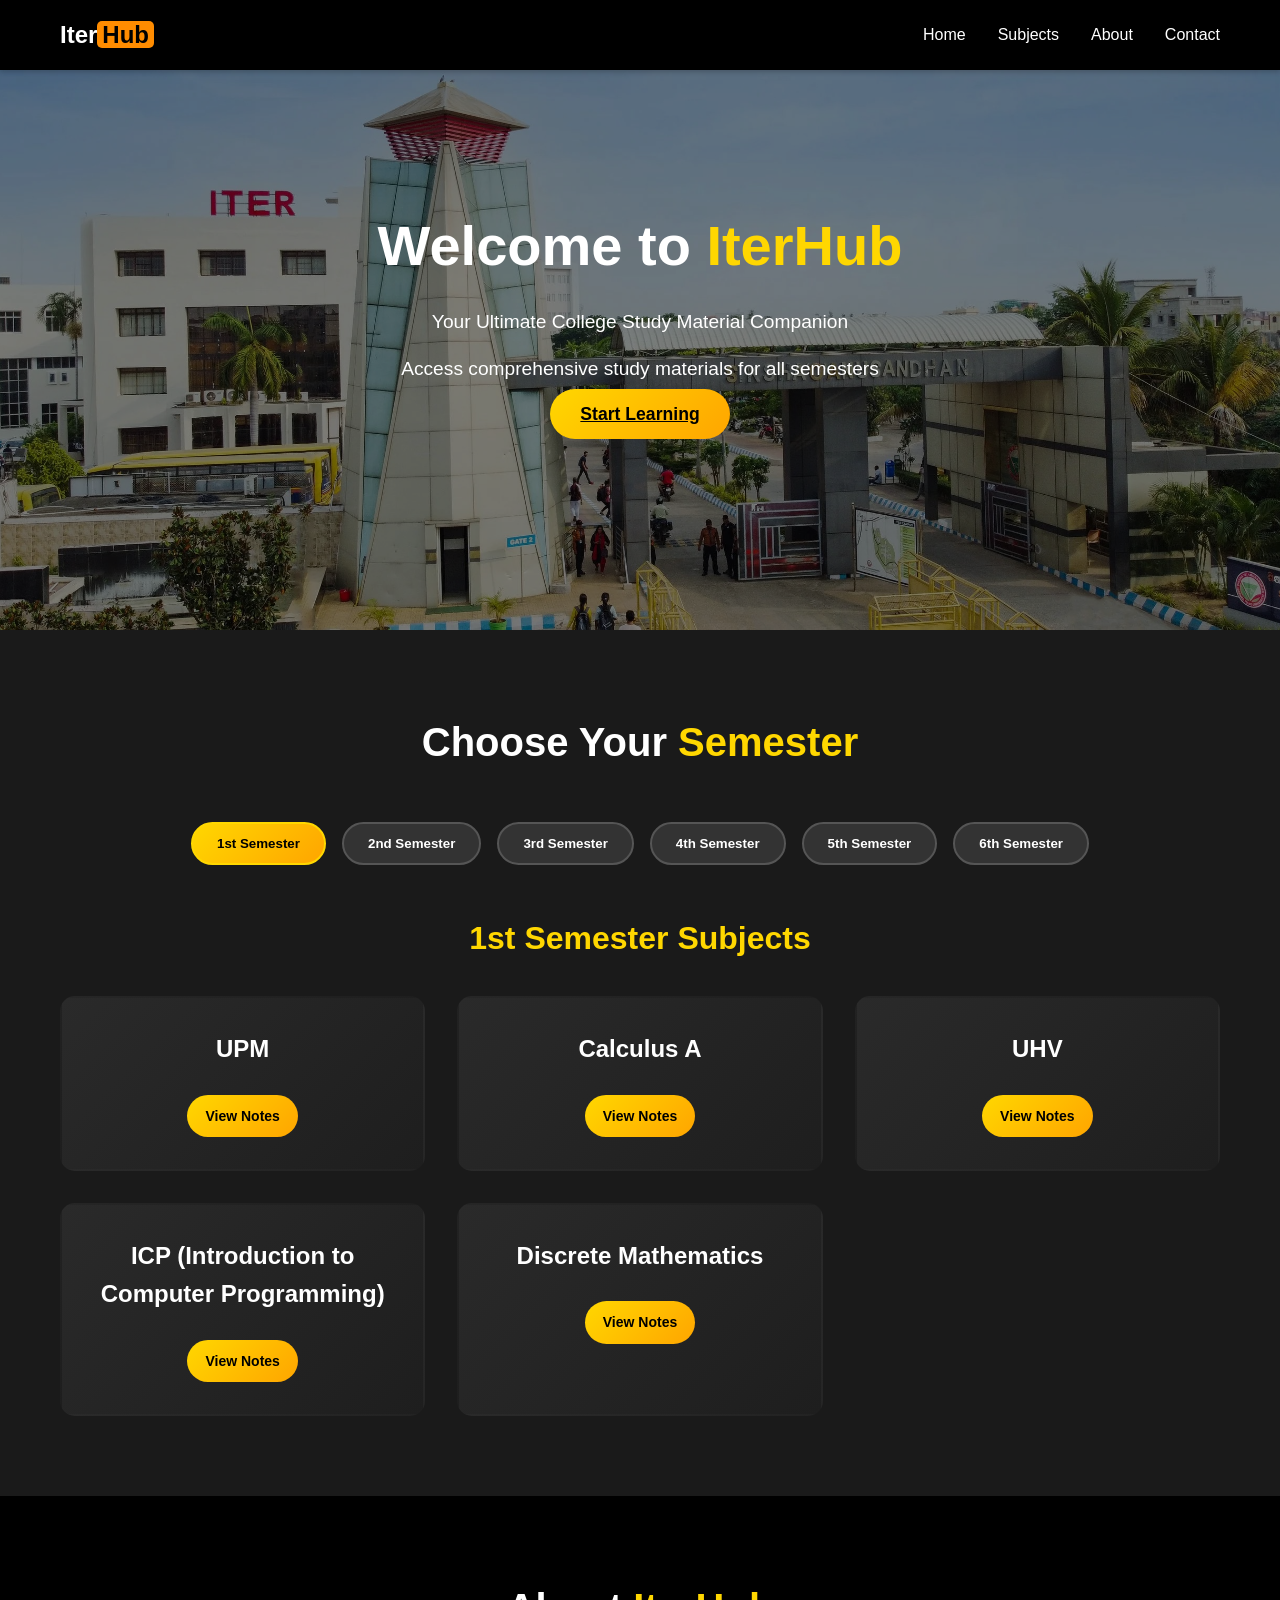
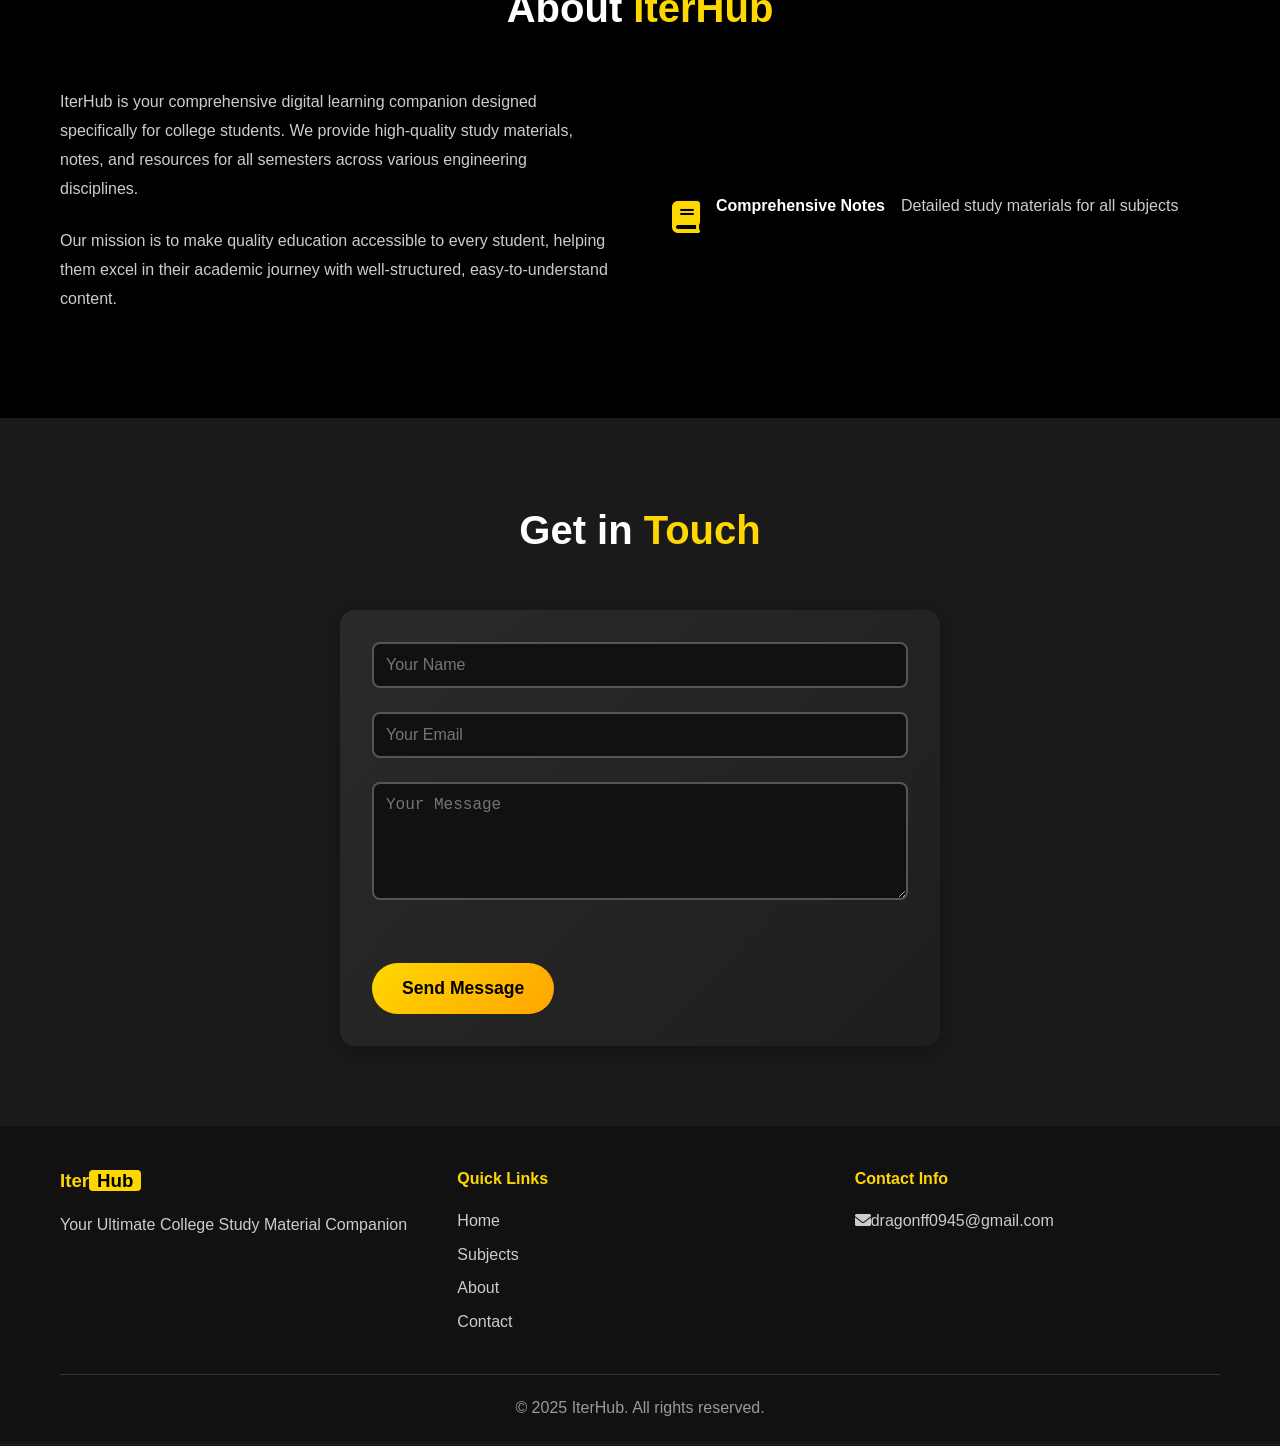
<file: index.html>
<!DOCTYPE html>
<html lang="en">
<head>
    <meta charset="UTF-8">
    <meta name="viewport" content="width=device-width, initial-scale=1.0">
    <title>IterHub - Your Ultimate Study Companion</title>
    <link rel="stylesheet" href="style.css">
    
    <link href="https://cdnjs.cloudflare.com/ajax/libs/font-awesome/6.0.0/css/all.min.css" rel="stylesheet">
    <meta name="google-site-verification" content="JbMOFQ_RKS813yVONQOeU_QAAuSZigDAi4H9GBhsQrg" />
</head>
<body>
    <header class="header">
        <nav class="navbar">
            <div class="nav-container">
                <div class="logo">
                    <h1>Iter<span>Hub</span></h1>
                </div>
                <ul class="nav-menu">
                    <li><a href="#home">Home</a></li>
                    <li><a href="#courses">Subjects</a></li>
                    <li><a href="#about">About</a></li>
                    <li><a href="#contact">Contact</a></li>
                </ul>
                <div class="hamburger">
                    <span></span>
                    <span></span>
                    <span></span>
                </div>
            </div>
        </nav>
    </header>

    <section class="hero" id="home">
        <div class="hero-content">
            <h1>Welcome to <span>IterHub</span></h1>
            <p>Your Ultimate College Study Material Companion</p>
            <p class="hero-subtitle">Access comprehensive study materials for all semesters</p>
            <a href="#courses" class="cta-button">Start Learning</a>

        </div>
    </section>

    <section class="courses-section" id="courses">
        <div class="container">
            <h2 class="section-title">Choose Your <span>Semester</span></h2>
            
            <div class="semester-tabs">
                <button class="tab-button active" data-semester="1">1st Semester</button>
                <button class="tab-button" data-semester="2">2nd Semester</button>
                <button class="tab-button" data-semester="3">3rd Semester</button>
                <button class="tab-button" data-semester="4">4th Semester</button>
                <button class="tab-button" data-semester="5">5th Semester</button>
                <button class="tab-button" data-semester="6">6th Semester</button>
            </div>

            <div class="semester-content">
             <!-- Semester 1 -->
<div class="semester-panel active" id="semester-1">
    <h3>1st Semester Subjects</h3>
    <div class="subjects-grid">
        <div class="subject-card">
            <h4>UPM</h4>
            <a href="#" class="view-btn">View Notes</a>
        </div>
        <div class="subject-card">
            <h4>Calculus A</h4>
            <a href="#" class="view-btn">View Notes</a>
        </div>
        <div class="subject-card">
            <h4>UHV</h4>
            <a href="https://drive.google.com/drive/folders/1w12sn8Q3MZq4SZ-L-2BAiOyI8pfCbHtX" class="view-btn">View Notes</a>
        </div>
        <div class="subject-card">
            <h4>ICP (Introduction to Computer Programming)</h4>
            <a href="https://drive.google.com/drive/folders/1qDS9s575O8EWHluJklhjwggXTQIjFn6a" class="view-btn">View Notes</a>
        </div>
        <div class="subject-card">
            <h4>Discrete Mathematics</h4>
            <a href="#" class="view-btn">View Notes</a>
        </div>
    </div>
</div>

<!-- Semester 2 -->
<div class="semester-panel" id="semester-2">
    <h3>2nd Semester Subjects</h3>
    <div class="subjects-grid">
        <div class="subject-card">
            <h4>UPEM</h4>
            <a href="https://drive.google.com/drive/folders/1vWTmv1IFnxzP2iJXpfpyduIYBLU2mkz1" class="view-btn">View Notes</a>
        </div>
        <div class="subject-card">
            <h4>Calculus B</h4>
            <a href="https://drive.google.com/drive/folders/1wrg-ZXp36GBcFNBL5Zm7xbje7a2ET0Hc" class="view-btn">View Notes</a>
        </div>
        <div class="subject-card">
            <h4>ITW</h4>
            <a href="https://drive.google.com/drive/folders/13XNoaqgL8VK6qRnHgdfJfjLUqaoHMKmc" class="view-btn">View Notes</a>
        </div>
        <div class="subject-card">
            <h4>DSA</h4>
            <a href="https://drive.google.com/drive/folders/1FBRMN47L049gPx2C4MVkBXRwUeDjgCUD" class="view-btn">View Notes</a>
        </div>
        <div class="subject-card">
            <h4>IGT</h4>
            <a href="https://drive.google.com/drive/folders/1737Jx4RIWRUGgLKJQgl4Jj4ocXJCb7fc" class="view-btn">View Notes</a>
        </div>
        
    </div>
</div>

<!-- Semester 3 -->
<div class="semester-panel" id="semester-3">
    <h3>3rd Semester Subjects</h3>
    <div class="subjects-grid">
        <div class="subject-card">
            <h4>DLD (Digital Logic Design)</h4>
            <a href="https://drive.google.com/drive/folders/1UYnyiLal-bwoe28iw6RHyZCmEa9fRi4x" class="view-btn">View Notes</a>
        </div>
        <div class="subject-card">
            <h4>Computer Science Workshop </h4>
            <a href="https://drive.google.com/drive/folders/11y8iBePAW1ailt6rxHpulm5ctrFpFjB2" class="view-btn">View Notes</a>
        </div>
        
        <div class="subject-card">
            <h4>Algorithms and Design I</h4>
            <a href="https://drive.google.com/drive/folders/1cmt1FArJDZ5e0jGJvWN2qxhQ-hpCdKZW" class="view-btn">View Notes</a>
        </div>
        <div class="subject-card">
            <h4>Probability and Statistics</h4>
            <a href="https://drive.google.com/drive/folders/12N_tI3O0Ul0J7Wqd9ZUzW3dAzwdbhZJa" class="view-btn">View Notes</a>
        </div>
        <div class="subject-card">
            <h4>Introduction to Microeconomics</h4>
            <a href="" class="view-btn">View Notes</a>
        </div>
        <div class="subject-card">
            <h4>Introduction to Environmental Studies</h4>
            <a href="https://drive.google.com/drive/folders/1-7yeL6GxA8DZsdEh0sh-JlLVQxKdPvfr" class="view-btn">View Notes</a>
        </div>
    </div>
</div>

<!-- Semester 4 -->
<div class="semester-panel" id="semester-4">
    <h3>4th Semester Subjects</h3>
    <div class="subjects-grid">
        <div class="subject-card">
            <h4>CS Workshop II</h4>
            <a href="https://drive.google.com/drive/folders/1Q4ssemkq7RWy4mgZtxm0roydqdVD9tjS" class="view-btn">View Notes</a>
        </div>
        <div class="subject-card">
            <h4>Computer Organization & Architecture</h4>
            <a href="https://drive.google.com/drive/folders/1UYnyiLal-bwoe28iw6RHyZCmEa9fRi4x" class="view-btn">View Notes</a>
        </div>
        <div class="subject-card">
            <h4>Algorithms and Design II</h4>
            <a href="https://drive.google.com/drive/folders/1UYnyiLal-bwoe28iw6RHyZCmEa9fRi4x" class="view-btn">View Notes</a>
        </div>
        <div class="subject-card">
            <h4>Applied Linear Algebra</h4>
            <a href="https://drive.google.com/drive/folders/1S4fMwpVETQ_3hjIfh47pl4LSicZprFAm" class="view-btn">View Notes</a>
        </div>
        <div class="subject-card">
            <h4>Introduction to Macroeconomics</h4>
            <a href="#" class="view-btn">View Notes</a>
        </div>
        <div class="subject-card">
            <h4>Introduction to Disaster Management</h4>
            <a href="https://drive.google.com/drive/folders/1-7yeL6GxA8DZsdEh0sh-JlLVQxKdPvfr" class="view-btn">View Notes</a>
        </div>
    </div>
</div>

<!-- Semester 5 -->
<div class="semester-panel" id="semester-5">
    <h3>5th Semester Subjects</h3>
    <div class="subjects-grid">
        <div class="subject-card">
            <h4>Practical Programming with C</h4>
            <a href="https://drive.google.com/drive/folders/10Rz8FR5mP1o9HH-MdmZnSJsed_7ZvnCT" class="view-btn">View Notes</a>
        </div>
        <div class="subject-card">
            <h4>Design of Operating Systems</h4>
            <a href="https://drive.google.com/drive/folders/1TANZsdRdsNAXTqJvjTI2gFY6h6kbbmtW" class="view-btn">View Notes</a>
        </div>
        <div class="subject-card">
            <h4>Computer Networking: Concepts</h4>
            <a href="https://drive.google.com/drive/folders/1ffp0UK0i4G8pD1mKjPIC6EOufPs2GQHb" class="view-btn">View Notes</a>
        </div>
        <div class="subject-card">
            <h4>Python Programming</h4>
            <a href="https://drive.google.com/drive/folders/1x81F5_NGrNutR7u8NTW4kKg7UftAL5GA" class="view-btn">View Notes</a>
        </div>
        <div class="subject-card">
            <h4>Introduction to Theory of Computation</h4>
            <a href="https://drive.google.com/drive/folders/14Vd4nADRgnRLJU_DrpYIuq3rETIGj3YY" class="view-btn">View Notes</a>
            
        </div>
        <div class="subject-card">
            <h4>Foundations of Machine Learning</h4>
            <a href="#" class="view-btn">View Notes</a>
        </div>
    </div>
</div>

<!-- Semester 6 -->
<div class="semester-panel" id="semester-6">
    <h3>6th Semester Subjects</h3>
    <div class="subjects-grid">
        <div class="subject-card">
            <h4>Game Programming with C++</h4>
            <a href="#" class="view-btn">View Notes</a>
        </div>
        <div class="subject-card">
            <h4>Introduction to Databases</h4>
            <a href="https://drive.google.com/drive/folders/13uZPTMbGcSqpIRCabrusaQ07ECwR-zrF" class="view-btn">View Notes</a>
        </div>
        <div class="subject-card">
            <h4>Computer Networking: Security</h4>
            <a href="https://drive.google.com/drive/folders/1h54x1_TMzOGv9vC9B8eF0GbPLi-Umkff" class="view-btn">View Notes</a>
        </div>
        <div class="subject-card">
            <h4>Compilers: Principles, Techniques & Tools</h4>
            <a href="https://drive.google.com/drive/folders/1R9ljdlD8LZNLqsOWcsaZaBlTncTeAmnX" class="view-btn">View Notes</a>
        </div>
        <div class="subject-card">
            <h4>Fundamentals of Machine Learning</h4>
            <a href="#" class="view-btn">View Notes</a>
        </div>
    </div>
</div>


    </section>

    <section class="about-section" id="about">
        <div class="container">
            <h2 class="section-title">About <span>IterHub</span></h2>
            <div class="about-content">
                <div class="about-text">
                    <p>IterHub is your comprehensive digital learning companion designed specifically for college students. We provide high-quality study materials, notes, and resources for all semesters across various engineering disciplines.</p>
                    <p>Our mission is to make quality education accessible to every student, helping them excel in their academic journey with well-structured, easy-to-understand content.</p>
                </div>
                <div class="features">
                    <div class="feature">
                        <i class="fas fa-book"></i>
                        <h4>Comprehensive Notes</h4>
                        <p>Detailed study materials for all subjects</p>
                    </div>
                    
                    </div>
                </div>
            </div>
        </div>
    </section>

    <section class="contact-section" id="contact">
        <div class="container">
            <h2 class="section-title">Get in <span>Touch</span></h2>
            <div class="contact-form-container">
                <form class="contact-form">
                    <input type="text" id="name" name="name" placeholder="Your Name" required>
                    <input type="email" id="email" name="email" placeholder="Your Email" required>
                    <textarea id="message" name="message" rows="5" placeholder="Your Message" required></textarea>
                    <button type="submit" class="cta-button">Send Message</button>
                </form>
            </div>
        </div>
    </section>

    <footer class="footer">
        <div class="container">
            <div class="footer-content">
                <div class="footer-section">
                    <h3>Iter<span>Hub</span></h3>
                    <p>Your Ultimate College Study Material Companion</p>
                </div>
                <div class="footer-section">
                    <h4>Quick Links</h4>
                    <ul>
                        <li><a href="#home">Home</a></li>
                        <li><a href="#courses">Subjects</a></li>
                        <li><a href="#about">About</a></li>
                        <li><a href="#contact">Contact</a></li>
                    </ul>
                </div>
                <div class="footer-section">
                    <h4>Contact Info</h4>
                    <p><i class="fas fa-envelope"></i>dragonff0945@gmail.com</p>
                    
                </div>
            </div>
            <div class="footer-bottom">
                <p>&copy; 2025 IterHub. All rights reserved.</p>
            </div>
        </div>
    </footer>

    <script src="script.js"></script>
</body>
</html>
</file>
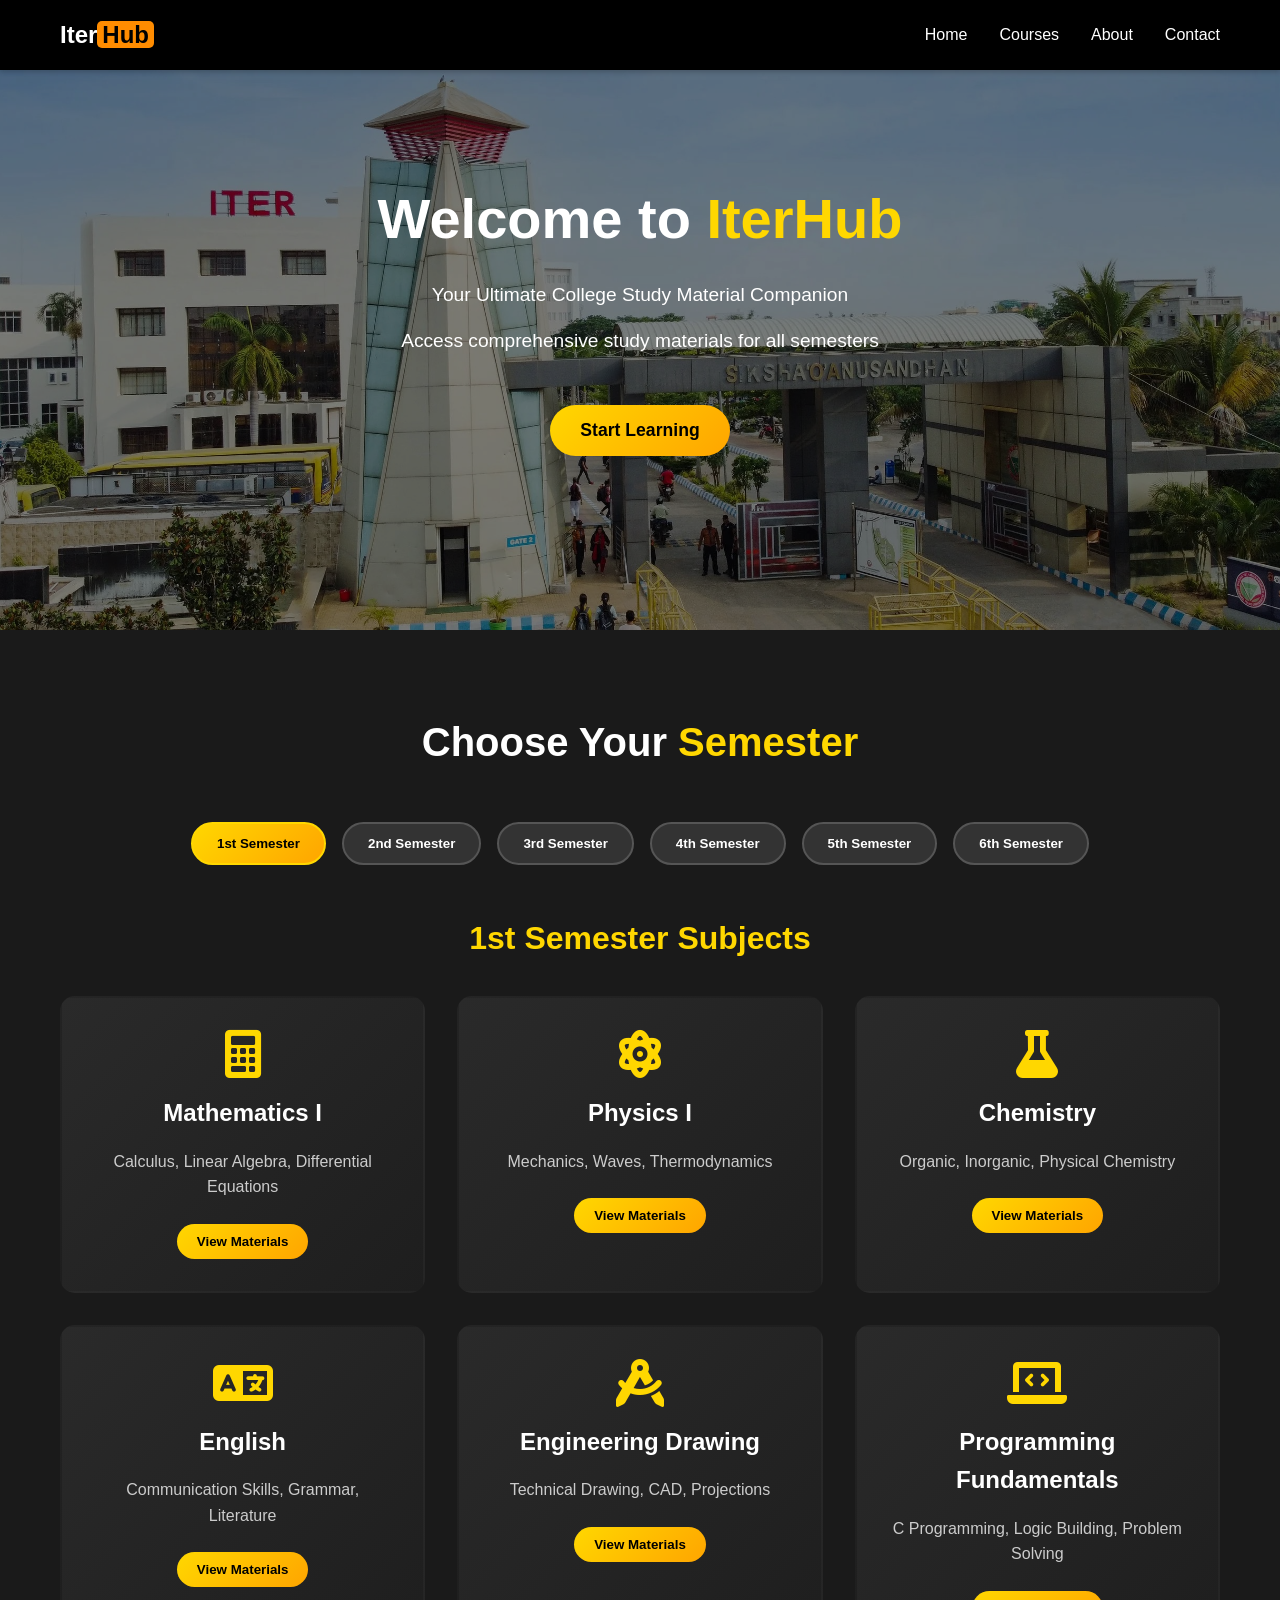
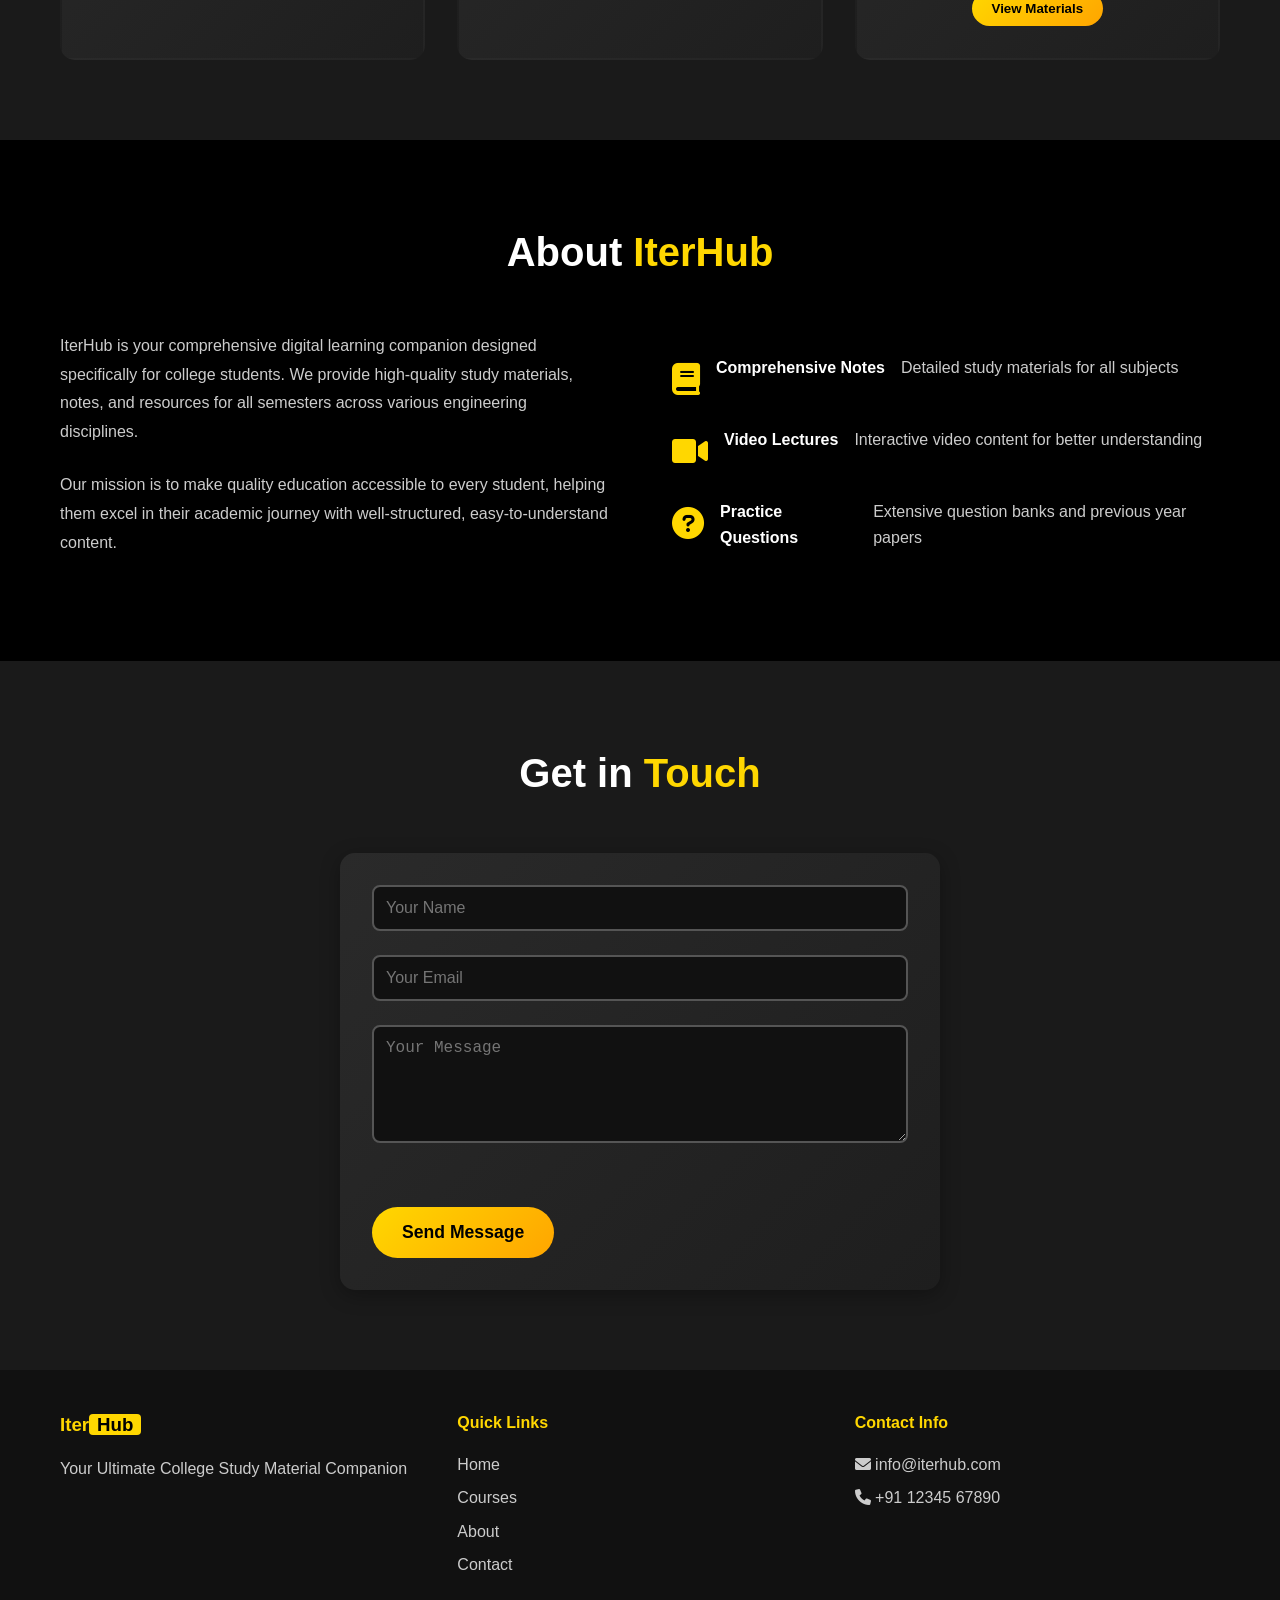
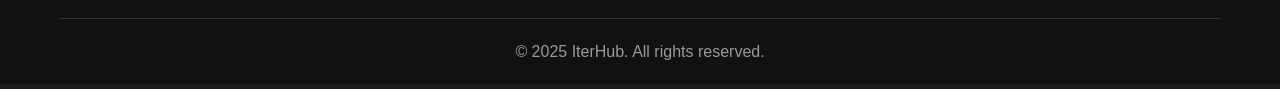
<file: intex.html>
<!DOCTYPE html>
<html lang="en">
<head>
    <meta charset="UTF-8">
    <meta name="viewport" content="width=device-width, initial-scale=1.0">
    <title>IterHub - Your Ultimate Study Companion</title>
    <link rel="stylesheet" href="style.css">
    <link href="https://cdnjs.cloudflare.com/ajax/libs/font-awesome/6.0.0/css/all.min.css" rel="stylesheet">
</head>
<body>
    <header class="header">
        <nav class="navbar">
            <div class="nav-container">
                <div class="logo">
                    <h1>Iter<span>Hub</span></h1>
                </div>
                <ul class="nav-menu">
                    <li><a href="#home">Home</a></li>
                    <li><a href="#courses">Courses</a></li>
                    <li><a href="#about">About</a></li>
                    <li><a href="#contact">Contact</a></li>
                </ul>
                <div class="hamburger">
                    <span></span>
                    <span></span>
                    <span></span>
                </div>
            </div>
        </nav>
    </header>

    <section class="hero" id="home">
        <div class="hero-content">
            <h1>Welcome to <span>IterHub</span></h1>
            <p>Your Ultimate College Study Material Companion</p>
            <p class="hero-subtitle">Access comprehensive study materials for all semesters</p>
            <button class="cta-button">Start Learning</button>
        </div>
    </section>

    <section class="courses-section" id="courses">
        <div class="container">
            <h2 class="section-title">Choose Your <span>Semester</span></h2>
            
            <div class="semester-tabs">
                <button class="tab-button active" data-semester="1">1st Semester</button>
                <button class="tab-button" data-semester="2">2nd Semester</button>
                <button class="tab-button" data-semester="3">3rd Semester</button>
                <button class="tab-button" data-semester="4">4th Semester</button>
                <button class="tab-button" data-semester="5">5th Semester</button>
                <button class="tab-button" data-semester="6">6th Semester</button>
            </div>

            <div class="semester-content">
                <div class="semester-panel active" id="semester-1">
                    <h3>1st Semester Subjects</h3>
                    <div class="subjects-grid">
                        <div class="subject-card">
                            <i class="fas fa-calculator"></i>
                            <h4>Mathematics I</h4>
                            <p>Calculus, Linear Algebra, Differential Equations</p>
                            <button class="subject-btn">View Materials</button>
                        </div>
                        <div class="subject-card">
                            <i class="fas fa-atom"></i>
                            <h4>Physics I</h4>
                            <p>Mechanics, Waves, Thermodynamics</p>
                            <button class="subject-btn">View Materials</button>
                        </div>
                        <div class="subject-card">
                            <i class="fas fa-flask"></i>
                            <h4>Chemistry</h4>
                            <p>Organic, Inorganic, Physical Chemistry</p>
                            <button class="subject-btn">View Materials</button>
                        </div>
                        <div class="subject-card">
                            <i class="fas fa-language"></i>
                            <h4>English</h4>
                            <p>Communication Skills, Grammar, Literature</p>
                            <button class="subject-btn">View Materials</button>
                        </div>
                        <div class="subject-card">
                            <i class="fas fa-drafting-compass"></i>
                            <h4>Engineering Drawing</h4>
                            <p>Technical Drawing, CAD, Projections</p>
                            <button class="subject-btn">View Materials</button>
                        </div>
                        <div class="subject-card">
                            <i class="fas fa-laptop-code"></i>
                            <h4>Programming Fundamentals</h4>
                            <p>C Programming, Logic Building, Problem Solving</p>
                            <button class="subject-btn">View Materials</button>
                        </div>
                    </div>
                </div>
                <div class="semester-panel" id="semester-2">
                    <h3>2nd Semester Subjects</h3>
                    <div class="subjects-grid">
                        <div class="subject-card">
                            <i class="fas fa-calculator"></i>
                            <h4>Mathematics II</h4>
                            <p>Advanced Calculus, Vector Analysis, Statistics</p>
                            <button class="subject-btn">View Materials</button>
                        </div>
                        <div class="subject-card">
                            <i class="fas fa-atom"></i>
                            <h4>Physics II</h4>
                            <p>Electromagnetism, Optics, Modern Physics</p>
                            <button class="subject-btn">View Materials</button>
                        </div>
                        <div class="subject-card">
                            <i class="fas fa-microchip"></i>
                            <h4>Electronics</h4>
                            <p>Basic Electronics, Circuit Analysis, Semiconductors</p>
                            <button class="subject-btn">View Materials</button>
                        </div>
                        <div class="subject-card">
                            <i class="fas fa-cogs"></i>
                            <h4>Engineering Mechanics</h4>
                            <p>Statics, Dynamics, Strength of Materials</p>
                            <button class="subject-btn">View Materials</button>
                        </div>
                        <div class="subject-card">
                            <i class="fas fa-code"></i>
                            <h4>Data Structures</h4>
                            <p>Arrays, Linked Lists, Stacks, Queues</p>
                            <button class="subject-btn">View Materials</button>
                        </div>
                        <div class="subject-card">
                            <i class="fas fa-chart-line"></i>
                            <h4>Environmental Science</h4>
                            <p>Ecology, Pollution, Sustainable Development</p>
                            <button class="subject-btn">View Materials</button>
                        </div>
                    </div>
                </div>
                <div class="semester-panel" id="semester-3">
                    <h3>3rd Semester Subjects</h3>
                    <div class="subjects-grid">
                        <div class="subject-card">
                            <i class="fas fa-calculator"></i>
                            <h4>Mathematics III</h4>
                            <p>Numerical Methods, Transform Techniques</p>
                            <button class="subject-btn">View Materials</button>
                        </div>
                        <div class="subject-card">
                            <i class="fas fa-sitemap"></i>
                            <h4>Object Oriented Programming</h4>
                            <p>Java/C++, Classes, Inheritance, Polymorphism</p>
                            <button class="subject-btn">View Materials</button>
                        </div>
                        <div class="subject-card">
                            <i class="fas fa-database"></i>
                            <h4>Database Management</h4>
                            <p>SQL, RDBMS, Normalization, Transactions</p>
                            <button class="subject-btn">View Materials</button>
                        </div>
                        <div class="subject-card">
                            <i class="fas fa-project-diagram"></i>
                            <h4>Digital Logic Design</h4>
                            <p>Boolean Algebra, Logic Gates, Sequential Circuits</p>
                            <button class="subject-btn">View Materials</button>
                        </div>
                        <div class="subject-card">
                            <i class="fas fa-brain"></i>
                            <h4>Discrete Mathematics</h4>
                            <p>Graph Theory, Combinatorics, Logic</p>
                            <button class="subject-btn">View Materials</button>
                        </div>
                        <div class="subject-card">
                            <i class="fas fa-users"></i>
                            <h4>Soft Skills</h4>
                            <p>Communication, Leadership, Team Work</p>
                            <button class="subject-btn">View Materials</button>
                        </div>
                    </div>
                </div>
                <div class="semester-panel" id="semester-4">
                    <h3>4th Semester Subjects</h3>
                    <div class="subjects-grid">
                        <div class="subject-card">
                            <i class="fas fa-chart-bar"></i>
                            <h4>Probability & Statistics</h4>
                            <p>Statistical Analysis, Probability Distributions</p>
                            <button class="subject-btn">View Materials</button>
                        </div>
                        <div class="subject-card">
                            <i class="fas fa-sort-amount-up"></i>
                            <h4>Algorithms</h4>
                            <p>Algorithm Analysis, Sorting, Searching, Graph Algorithms</p>
                            <button class="subject-btn">View Materials</button>
                        </div>
                        <div class="subject-card">
                            <i class="fas fa-laptop"></i>
                            <h4>Computer Organization</h4>
                            <p>CPU Design, Memory Systems, I/O Systems</p>
                            <button class="subject-btn">View Materials</button>
                        </div>
                        <div class="subject-card">
                            <i class="fas fa-shield-alt"></i>
                            <h4>Operating Systems</h4>
                            <p>Process Management, Memory Management, File Systems</p>
                            <button class="subject-btn">View Materials</button>
                        </div>
                        <div class="subject-card">
                            <i class="fas fa-globe"></i>
                            <h4>Computer Networks</h4>
                            <p>Network Protocols, TCP/IP, Network Security</p>
                            <button class="subject-btn">View Materials</button>
                        </div>
                        <div class="subject-card">
                            <i class="fas fa-tools"></i>
                            <h4>Software Engineering</h4>
                            <p>SDLC, Requirements Analysis, Testing</p>
                            <button class="subject-btn">View Materials</button>
                        </div>
                    </div>
                </div>
                <div class="semester-panel" id="semester-5">
                    <h3>5th Semester Subjects</h3>
                    <div class="subjects-grid">
                        <div class="subject-card">
                            <i class="fas fa-robot"></i>
                            <h4>Artificial Intelligence</h4>
                            <p>Machine Learning, Neural Networks, Expert Systems</p>
                            <button class="subject-btn">View Materials</button>
                        </div>
                        <div class="subject-card">
                            <i class="fas fa-code-branch"></i>
                            <h4>Theory of Computation</h4>
                            <p>Automata, Regular Languages, Context-Free Grammars</p>
                            <button class="subject-btn">View Materials</button>
                        </div>
                        <div class="subject-card">
                            <i class="fas fa-server"></i>
                            <h4>System Programming</h4>
                            <p>Compilers, Assemblers, Loaders, Linkers</p>
                            <button class="subject-btn">View Materials</button>
                        </div>
                        <div class="subject-card">
                            <i class="fas fa-mobile-alt"></i>
                            <h4>Mobile Computing</h4>
                            <p>Android/iOS Development, Mobile Networks</p>
                            <button class="subject-btn">View Materials</button>
                        </div>
                        <div class="subject-card">
                            <i class="fas fa-cloud"></i>
                            <h4>Cloud Computing</h4>
                            <p>AWS, Azure, Distributed Systems, Virtualization</p>
                            <button class="subject-btn">View Materials</button>
                        </div>
                        <div class="subject-card">
                            <i class="fas fa-lock"></i>
                            <h4>Cyber Security</h4>
                            <p>Cryptography, Network Security, Ethical Hacking</p>
                            <button class="subject-btn">View Materials</button>
                        </div>
                    </div>
                </div>
                <div class="semester-panel" id="semester-6">
                    <h3>6th Semester Subjects</h3>
                    <div class="subjects-grid">
                        <div class="subject-card">
                            <i class="fas fa-project-diagram"></i>
                            <h4>Major Project</h4>
                            <p>Capstone Project, Research, Implementation</p>
                            <button class="subject-btn">View Materials</button>
                        </div>
                        <div class="subject-card">
                            <i class="fas fa-chart-line"></i>
                            <h4>Data Mining</h4>
                            <p>Big Data Analytics, Data Warehousing, Business Intelligence</p>
                            <button class="subject-btn">View Materials</button>
                        </div>
                        <div class="subject-card">
                            <i class="fas fa-globe-americas"></i>
                            <h4>Web Technologies</h4>
                            <p>HTML5, CSS3, JavaScript, React, Node.js</p>
                            <button class="subject-btn">View Materials</button>
                        </div>
                        <div class="subject-card">
                            <i class="fas fa-briefcase"></i>
                            <h4>Professional Ethics</h4>
                            <p>Engineering Ethics, IPR, Corporate Responsibility</p>
                            <button class="subject-btn">View Materials</button>
                        </div>
                        <div class="subject-card">
                            <i class="fas fa-handshake"></i>
                            <h4>Industrial Training</h4>
                            <p>Internship, Industry Exposure, Practical Skills</p>
                            <button class="subject-btn">View Materials</button>
                        </div>
                        <div class="subject-card">
                            <i class="fas fa-graduation-cap"></i>
                            <h4>Seminar</h4>
                            <p>Research Presentation, Technical Communication</p>
                            <button class="subject-btn">View Materials</button>
                        </div>
                    </div>
                </div>
            </div>
        </div>
    </section>

    <section class="about-section" id="about">
        <div class="container">
            <h2 class="section-title">About <span>IterHub</span></h2>
            <div class="about-content">
                <div class="about-text">
                    <p>IterHub is your comprehensive digital learning companion designed specifically for college students. We provide high-quality study materials, notes, and resources for all semesters across various engineering disciplines.</p>
                    <p>Our mission is to make quality education accessible to every student, helping them excel in their academic journey with well-structured, easy-to-understand content.</p>
                </div>
                <div class="features">
                    <div class="feature">
                        <i class="fas fa-book"></i>
                        <h4>Comprehensive Notes</h4>
                        <p>Detailed study materials for all subjects</p>
                    </div>
                    <div class="feature">
                        <i class="fas fa-video"></i>
                        <h4>Video Lectures</h4>
                        <p>Interactive video content for better understanding</p>
                    </div>
                    <div class="feature">
                        <i class="fas fa-question-circle"></i>
                        <h4>Practice Questions</h4>
                        <p>Extensive question banks and previous year papers</p>
                    </div>
                </div>
            </div>
        </div>
    </section>

    <section class="contact-section" id="contact">
        <div class="container">
            <h2 class="section-title">Get in <span>Touch</span></h2>
            <div class="contact-form-container">
                <form class="contact-form">
                    <input type="text" id="name" name="name" placeholder="Your Name" required>
                    <input type="email" id="email" name="email" placeholder="Your Email" required>
                    <textarea id="message" name="message" rows="5" placeholder="Your Message" required></textarea>
                    <button type="submit" class="cta-button">Send Message</button>
                </form>
            </div>
        </div>
    </section>

    <footer class="footer">
        <div class="container">
            <div class="footer-content">
                <div class="footer-section">
                    <h3>Iter<span>Hub</span></h3>
                    <p>Your Ultimate College Study Material Companion</p>
                </div>
                <div class="footer-section">
                    <h4>Quick Links</h4>
                    <ul>
                        <li><a href="#home">Home</a></li>
                        <li><a href="#courses">Courses</a></li>
                        <li><a href="#about">About</a></li>
                        <li><a href="#contact">Contact</a></li>
                    </ul>
                </div>
                <div class="footer-section">
                    <h4>Contact Info</h4>
                    <p><i class="fas fa-envelope"></i> info@iterhub.com</p>
                    <p><i class="fas fa-phone"></i> +91 12345 67890</p>
                </div>
            </div>
            <div class="footer-bottom">
                <p>&copy; 2025 IterHub. All rights reserved.</p>
            </div>
        </div>
    </footer>

    <script src="script.js"></script>
    <script src="script.js"></script>
</body>
</html>
</file>
<file: style.css>
/* styles.css */
* {
    margin: 0;
    padding: 0;
    box-sizing: border-box;
}

body {
    font-family: 'Arial', sans-serif;
    line-height: 1.6;
    color: #333;
    background-color: #1a1a1a;
    scroll-behavior: smooth;
}

.container {
    max-width: 1200px;
    margin: 0 auto;
    padding: 0 20px;
}

/* Header Styles */
.header {
    background-color: #000000; /* This will make the header black */
    color: #fff;
    padding: 1rem 0;
    position: fixed;
    width: 100%;
    top: 0;
    left: 0;
    z-index: 1000;
    box-shadow: 0 2px 5px rgba(0, 0, 0, 0.2);
    transition: background-color 0.3s ease;
}

.header.scrolled {
    background-color: rgba(0, 0, 0, 0.9);
}

.nav-container {
    max-width: 1200px;
    margin: 0 auto;
    padding: 0 20px;
    display: flex;
    justify-content: space-between;
    align-items: center;
}

.logo h1 {
    font-size: 1.5rem;
    color: #ffffff; /* Sets 'Iter' to white */
    margin: 0;
    padding: 0;
}

.logo h1 span {
    background-color: #ff8c00; /* Orange background for 'Hub' */
    color: #000000; /* Black text for 'Hub' */
    padding: 0 5px; /* Adds a small padding around 'Hub' to show the background */
    border-radius: 5px; /* Optional: adds rounded corners for a softer look */
}

.nav-menu {
    display: flex;
    list-style: none;
    gap: 2rem;
}

.nav-menu a {
    color: #fff;
    text-decoration: none;
    font-weight: 500;
    transition: color 0.3s ease;
}

.nav-menu a:hover {
    color: #FFD700;
}

.hamburger {
    display: none;
    flex-direction: column;
    cursor: pointer;
}

.hamburger span {
    width: 25px;
    height: 3px;
    background: #FFD700;
    margin: 3px 0;
    transition: 0.3s;
}

/* Hero Section */
.hero {
    /* Replace 'your-image-url.jpg' with the actual path to your image */
    background-image: url('images/imgi_2_iter+gate.jpg'); 
    background-size: cover; /* Ensures the image covers the entire section */
    background-position: center; /* Centers the image */
    background-repeat: no-repeat; /* Prevents the image from repeating */
    min-height: 70vh; /* Adjust as needed */
    display: flex;
    justify-content: center;
    align-items: center;
    text-align: center;
    color: #fff; /* Ensure text is visible on the new background */
    position: relative; /* Needed for overlay */
}

/* Optional: Add a dark overlay to make text more readable on busy backgrounds */
.hero::before {
    content: '';
    position: absolute;
    top: 0;
    left: 0;
    width: 100%;
    height: 100%;
    background-color: rgba(0, 0, 0, 0.5); /* Adjust the last value (0.5) for darkness */
    z-index: 1;
}

.hero-content {
    position: relative;
    z-index: 2; /* Ensures content is above the overlay */
}
.hero h1 {
    font-size: 3.5rem;
    margin-bottom: 1rem;
    animation: slideInUp 1s ease-out;
}

.hero span {
    color: #FFD700;
}

.hero p {
    font-size: 1.2rem;
    margin-bottom: 1rem;
    animation: slideInUp 1s ease-out 0.2s both;
}

.hero-subtitle {
    font-size: 1rem;
    opacity: 0.8;
    animation: slideInUp 1s ease-out 0.4s both;
}

.cta-button {
    background: linear-gradient(135deg, #FFD700 0%, #FFA500 100%);
    color: #000;
    padding: 15px 30px;
    border: none;
    border-radius: 50px;
    font-size: 1.1rem;
    font-weight: bold;
    cursor: pointer;
    margin-top: 2rem;
    transition: all 0.3s ease;
    animation: slideInUp 1s ease-out 0.6s both;
}

.cta-button:hover {
    transform: translateY(-3px);
    box-shadow: 0 10px 20px rgba(255, 215, 0, 0.4);
}

/* Courses Section */
.courses-section {
    background: #1a1a1a;
    padding: 80px 0;
    color: white;
}

.section-title {
    text-align: center;
    font-size: 2.5rem;
    margin-bottom: 3rem;
    color: white;
}

.section-title span {
    color: #FFD700;
}

/* Semester Tabs */
.semester-tabs {
    display: flex;
    justify-content: center;
    flex-wrap: wrap;
    gap: 1rem;
    margin-bottom: 3rem;
}

.tab-button {
    background: #333;
    color: white;
    border: 2px solid #555;
    padding: 12px 24px;
    border-radius: 25px;
    cursor: pointer;
    font-weight: 600;
    transition: all 0.3s ease;
}

.tab-button:hover {
    border-color: #FFD700;
    color: #FFD700;
}

.tab-button.active {
    background: linear-gradient(135deg, #FFD700 0%, #FFA500 100%);
    color: #000;
    border-color: #FFD700;
}

/* Semester Panels */
.semester-panel {
    display: none;
}

.semester-panel.active {
    display: block;
    animation: fadeIn 0.5s ease-in-out;
}

.semester-panel h3 {
    text-align: center;
    font-size: 2rem;
    margin-bottom: 2rem;
    color: #FFD700;
}

/* Subjects Grid */
.subjects-grid {
    display: grid;
    grid-template-columns: repeat(auto-fit, minmax(300px, 1fr));
    gap: 2rem;
}

.subject-card {
    background: linear-gradient(135deg, #2a2a2a 0%, #1e1e1e 100%);
    padding: 2rem;
    border-radius: 15px;
    text-align: center;
    transition: all 0.3s ease;
    border: 2px solid transparent;
}

.subject-card:hover {
    transform: translateY(-10px);
    border-color: #FFD700;
    box-shadow: 0 15px 30px rgba(255, 215, 0, 0.2);
}

.subject-card i {
    font-size: 3rem;
    color: #FFD700;
    margin-bottom: 1rem;
}

.subject-card h4 {
    font-size: 1.5rem;
    margin-bottom: 1rem;
    color: white;
}

.subject-card p {
    color: #ccc;
    margin-bottom: 1.5rem;
    line-height: 1.6;
}

.subject-btn {
    background: linear-gradient(135deg, #FFD700 0%, #FFA500 100%);
    color: #000;
    border: none;
    padding: 10px 20px;
    border-radius: 25px;
    cursor: pointer;
    font-weight: 600;
    transition: all 0.3s ease;
}

.subject-btn:hover {
    transform: translateY(-2px);
    box-shadow: 0 5px 15px rgba(255, 215, 0, 0.4);
}

/* About Section */
.about-section {
    background: #000;
    padding: 80px 0;
    color: white;
}

.about-content {
    display: grid;
    grid-template-columns: 1fr 1fr;
    gap: 4rem;
    align-items: center;
}

.about-text p {
    margin-bottom: 1.5rem;
    line-height: 1.8;
    color: #ccc;
}

.features {
    display: grid;
    gap: 2rem;
}

.feature {
    display: flex;
    align-items: flex-start;
    gap: 1rem;
}

.feature i {
    font-size: 2rem;
    color: #FFD700;
    margin-top: 0.5rem;
}

.feature h4 {
    margin-bottom: 0.5rem;
}

.feature p {
    color: #ccc;
}

/* Contact Section */
.contact-section {
    background: #1a1a1a;
    padding: 80px 0;
    color: white;
}

.contact-form-container {
    max-width: 600px;
    margin: 0 auto;
    padding: 2rem;
    background: linear-gradient(135deg, #2a2a2a 0%, #1e1e1e 100%);
    border-radius: 15px;
    box-shadow: 0 5px 20px rgba(0, 0, 0, 0.3);
}

.contact-form input,
.contact-form textarea {
    width: 100%;
    padding: 12px;
    margin-bottom: 1.5rem;
    border: 2px solid #555;
    border-radius: 8px;
    background: #111;
    color: white;
    font-size: 1rem;
    transition: border-color 0.3s ease;
}

.contact-form input:focus,
.contact-form textarea:focus {
    outline: none;
    border-color: #FFD700;
}

/* Footer */
.footer {
    background: #111;
    color: white;
    padding: 40px 0 20px;
}

.footer-content {
    display: grid;
    grid-template-columns: repeat(auto-fit, minmax(250px, 1fr));
    gap: 2rem;
    margin-bottom: 2rem;
}

.footer-section h3 {
    margin-bottom: 1rem;
    color: #FFD700;
}

.footer-section h3 span {
    color: #000;
    background: #FFD700;
    padding: 0 8px;
    border-radius: 4px;
}

.footer-section h4 {
    margin-bottom: 1rem;
    color: #FFD700;
}

.footer-section ul {
    list-style: none;
}

.footer-section ul li {
    margin-bottom: 0.5rem;
}

.footer-section ul li a {
    color: #ccc;
    text-decoration: none;
    transition: color 0.3s ease;
}

.footer-section ul li a:hover {
    color: #FFD700;
}

.footer-section p {
    color: #ccc;
    margin-bottom: 0.5rem;
}

.footer-bottom {
    text-align: center;
    padding-top: 20px;
    border-top: 1px solid #333;
    color: #999;
}

/* Animations */
@keyframes slideInUp {
    from {
        opacity: 0;
        transform: translateY(30px);
    }
    to {
        opacity: 1;
        transform: translateY(0);
    }
}

@keyframes fadeIn {
    from {
        opacity: 0;
    }
    to {
        opacity: 1;
    }
}

/* Responsive Design */
@media (max-width: 768px) {
    .hamburger {
        display: flex;
    }

    .nav-menu {
        position: fixed;
        left: -100%;
        top: 70px;
        flex-direction: column;
        background-color: #000;
        width: 100%;
        text-align: center;
        transition: 0.3s;
        box-shadow: 0 10px 27px rgba(0, 0, 0, 0.05);
        padding: 2rem 0;
    }

    .nav-menu.active {
        left: 0;
    }

    .hero h1 {
        font-size: 2.5rem;
    }

    .hero p {
        font-size: 1rem;
    }

    .semester-tabs {
        flex-direction: column;
        align-items: center;
        gap: 0.5rem;
    }

    .tab-button {
        width: 80%;
        padding: 10px 16px;
        font-size: 0.9rem;
    }

    .subjects-grid {
        grid-template-columns: 1fr;
    }

    .about-content {
        grid-template-columns: 1fr;
        gap: 2rem;
    }

    .footer-content {
        grid-template-columns: 1fr;
    }
}

/* View Notes Button */
.view-btn {
display: inline-block;
margin-top: 10px;
padding: 10px 18px;
background: linear-gradient(135deg, #FFD700 0%, #FFA500 100%);
color: #000;
font-size: 14px;
font-weight: bold;
text-decoration: none;
border-radius: 25px;
transition: all 0.3s ease;
}

.view-btn:hover {
transform: translateY(-2px);
box-shadow: 0 5px 15px rgba(255, 215, 0, 0.4);
}

@media (max-width: 480px) {
    .hero {
        padding: 120px 20px 80px;
    }

    .hero h1 {
        font-size: 2rem;
    }

    .subject-card {
        padding: 1.5rem;
    }
}
</file>
